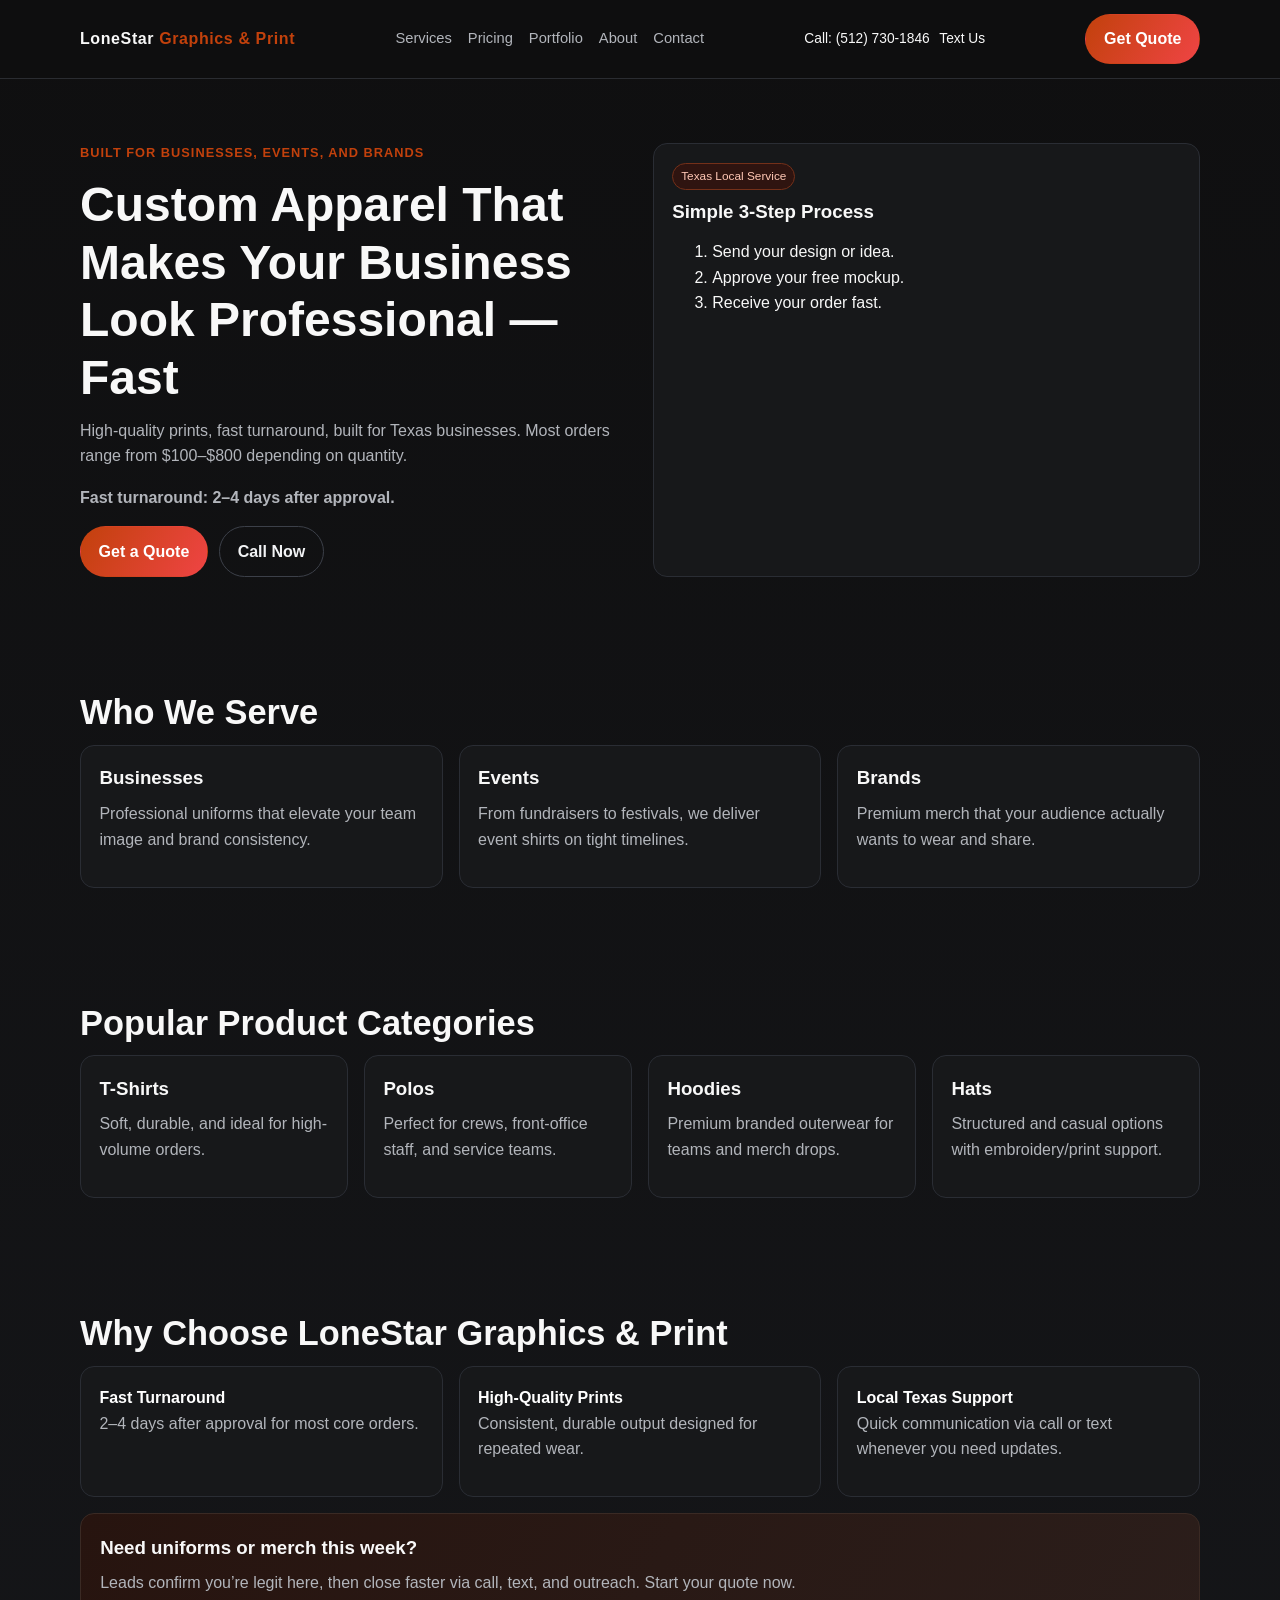
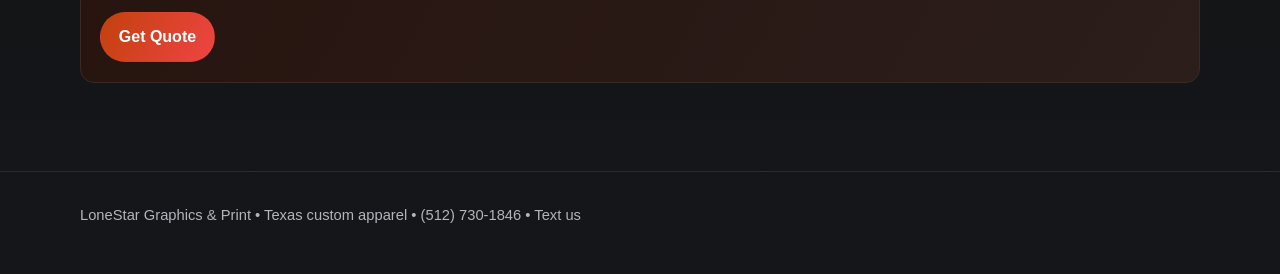
<file: index.html>
<!doctype html>
<html lang="en">
<head>
  <meta charset="UTF-8" />
  <meta name="viewport" content="width=device-width, initial-scale=1.0" />
  <title>LoneStar Graphics & Print | Texas Custom Apparel</title>
  <meta name="description" content="Texas custom apparel for businesses, events, and brands. Fast 2–4 day turnaround on custom shirts, hoodies, polos, and hats." />
  <meta name="keywords" content="Texas custom apparel, custom shirts near me, business uniforms Texas, custom print shop" />
  <link rel="stylesheet" href="styles.css" />
</head>
<body>
<header class="site-header">
  <div class="container nav-wrap">
    <a href="index.html" class="logo">LoneStar <span>Graphics & Print</span></a>
    <nav class="nav-links">
      <a href="services.html">Services</a>
      <a href="pricing.html">Pricing</a>
      <a href="portfolio.html">Portfolio</a>
      <a href="about.html">About</a>
      <a href="contact.html">Contact</a>
    </nav>
    <div class="phone-links">
      <a href="tel:+15127301846">Call: (512) 730-1846</a>
      <a href="sms:+15127301846">Text Us</a>
    </div>
    <a class="btn btn-primary" href="quote.html">Get Quote</a>
  </div>
</header>
<main>
  <section class="hero">
    <div class="container hero-grid">
      <div>
        <p class="kicker">Built for businesses, events, and brands</p>
        <h1>Custom Apparel That Makes Your Business Look Professional — Fast</h1>
        <p>High-quality prints, fast turnaround, built for Texas businesses. Most orders range from $100–$800 depending on quantity.</p>
        <p><strong>Fast turnaround: 2–4 days after approval.</strong></p>
        <div style="display:flex; gap:.7rem; flex-wrap:wrap; margin-top:1rem;">
          <a class="btn btn-primary" href="quote.html">Get a Quote</a>
          <a class="btn btn-outline" href="tel:+15127301846">Call Now</a>
        </div>
      </div>
      <div class="card">
        <span class="badge">Texas Local Service</span>
        <h3>Simple 3-Step Process</h3>
        <ol>
          <li>Send your design or idea.</li>
          <li>Approve your free mockup.</li>
          <li>Receive your order fast.</li>
        </ol>
      </div>
    </div>
  </section>

  <section>
    <div class="container">
      <h2>Who We Serve</h2>
      <div class="card-grid cols-3">
        <article class="card"><h3>Businesses</h3><p>Professional uniforms that elevate your team image and brand consistency.</p></article>
        <article class="card"><h3>Events</h3><p>From fundraisers to festivals, we deliver event shirts on tight timelines.</p></article>
        <article class="card"><h3>Brands</h3><p>Premium merch that your audience actually wants to wear and share.</p></article>
      </div>
    </div>
  </section>

  <section>
    <div class="container">
      <h2>Popular Product Categories</h2>
      <div class="card-grid cols-4">
        <article class="card"><h3>T-Shirts</h3><p>Soft, durable, and ideal for high-volume orders.</p></article>
        <article class="card"><h3>Polos</h3><p>Perfect for crews, front-office staff, and service teams.</p></article>
        <article class="card"><h3>Hoodies</h3><p>Premium branded outerwear for teams and merch drops.</p></article>
        <article class="card"><h3>Hats</h3><p>Structured and casual options with embroidery/print support.</p></article>
      </div>
    </div>
  </section>

  <section>
    <div class="container">
      <h2>Why Choose LoneStar Graphics & Print</h2>
      <div class="card-grid cols-3">
        <article class="card"><strong>Fast Turnaround</strong><p>2–4 days after approval for most core orders.</p></article>
        <article class="card"><strong>High-Quality Prints</strong><p>Consistent, durable output designed for repeated wear.</p></article>
        <article class="card"><strong>Local Texas Support</strong><p>Quick communication via call or text whenever you need updates.</p></article>
      </div>
      <div class="cta-band" style="margin-top:1rem;">
        <h3>Need uniforms or merch this week?</h3>
        <p>Leads confirm you’re legit here, then close faster via call, text, and outreach. Start your quote now.</p>
        <a class="btn btn-primary" href="quote.html">Get Quote</a>
      </div>
    </div>
  </section>
</main>
<footer>
  <div class="container">
    <p>LoneStar Graphics & Print • Texas custom apparel • <a href="tel:+15127301846">(512) 730-1846</a> • <a href="sms:+15127301846">Text us</a></p>
  </div>
</footer>
</body>
</html>
</file>
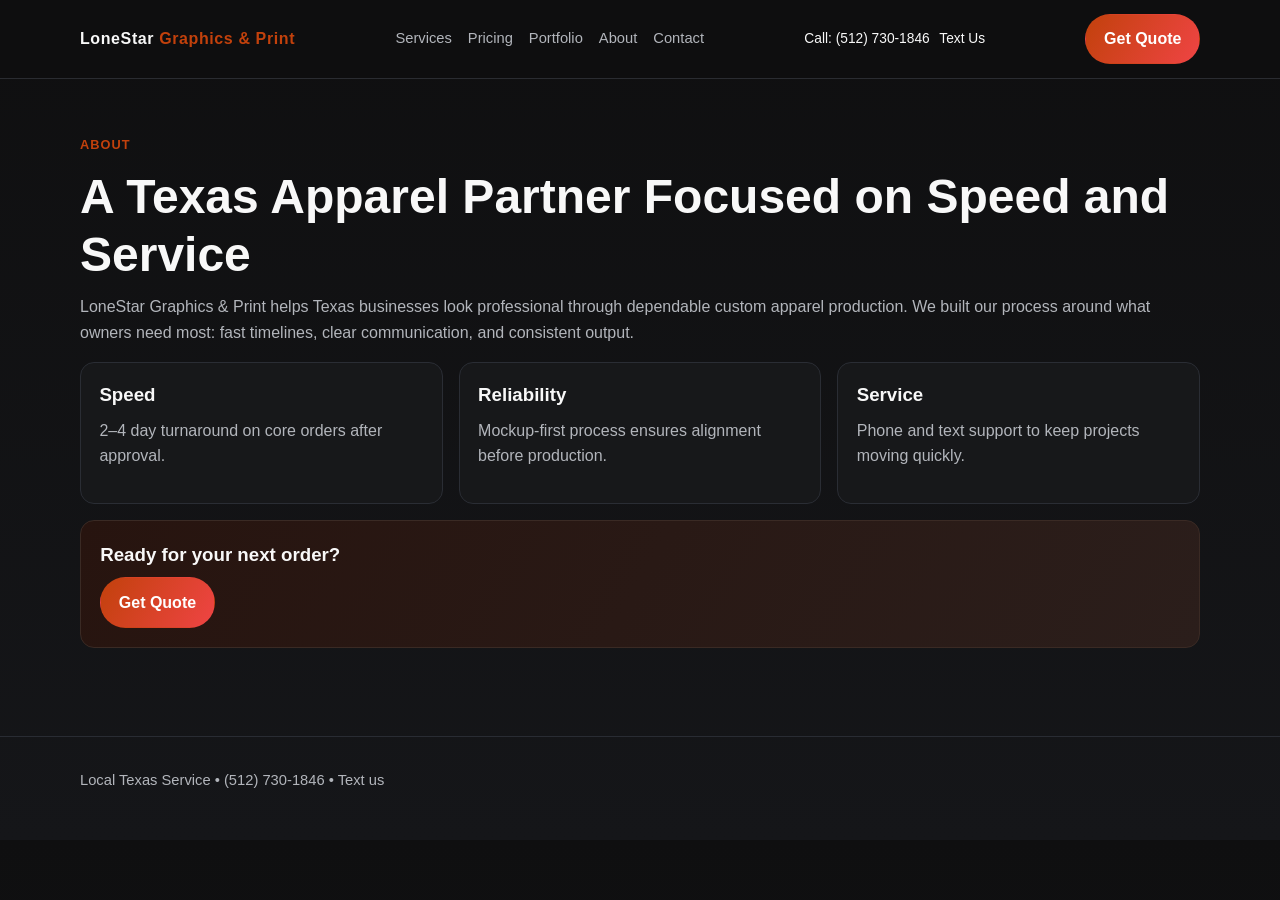
<file: about.html>
<!doctype html>
<html lang="en"><head>
<meta charset="UTF-8" /><meta name="viewport" content="width=device-width, initial-scale=1.0" />
<title>About | LoneStar Graphics & Print</title>
<link rel="stylesheet" href="styles.css" />
</head><body>
<header class="site-header"><div class="container nav-wrap"><a href="index.html" class="logo">LoneStar <span>Graphics & Print</span></a><nav class="nav-links"><a href="services.html">Services</a><a href="pricing.html">Pricing</a><a href="portfolio.html">Portfolio</a><a href="about.html">About</a><a href="contact.html">Contact</a></nav><div class="phone-links"><a href="tel:+15127301846">Call: (512) 730-1846</a><a href="sms:+15127301846">Text Us</a></div><a class="btn btn-primary" href="quote.html">Get Quote</a></div></header>
<main><section><div class="container"><p class="kicker">About</p><h1>A Texas Apparel Partner Focused on Speed and Service</h1><p>LoneStar Graphics & Print helps Texas businesses look professional through dependable custom apparel production. We built our process around what owners need most: fast timelines, clear communication, and consistent output.</p><div class="card-grid cols-3"><article class="card"><h3>Speed</h3><p>2–4 day turnaround on core orders after approval.</p></article><article class="card"><h3>Reliability</h3><p>Mockup-first process ensures alignment before production.</p></article><article class="card"><h3>Service</h3><p>Phone and text support to keep projects moving quickly.</p></article></div><div class="cta-band" style="margin-top:1rem;"><h3>Ready for your next order?</h3><a class="btn btn-primary" href="quote.html">Get Quote</a></div></div></section></main>
<footer><div class="container"><p>Local Texas Service • <a href="tel:+15127301846">(512) 730-1846</a> • <a href="sms:+15127301846">Text us</a></p></div></footer>
</body></html>
</file>
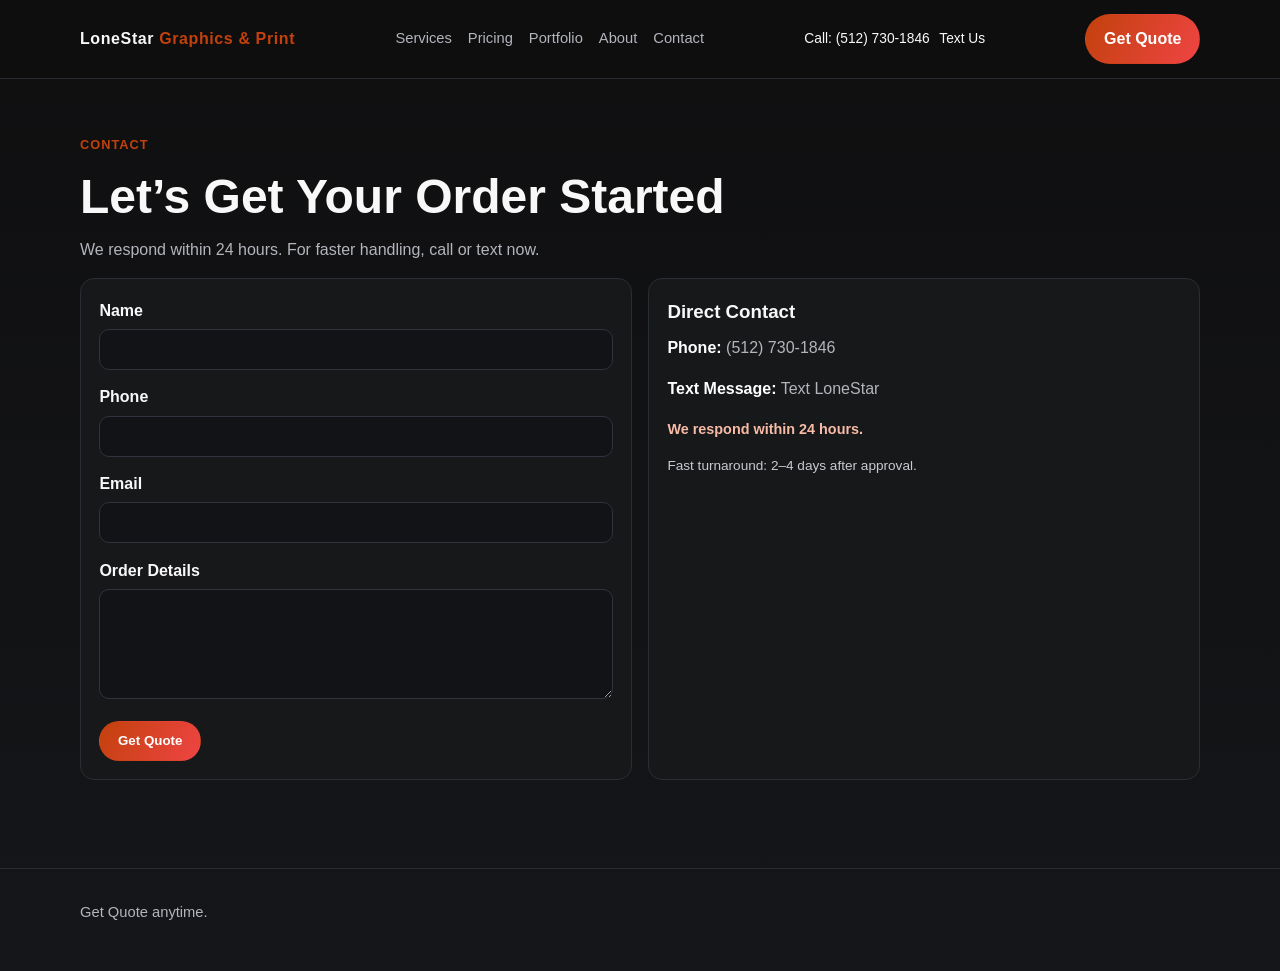
<file: contact.html>
<!doctype html>
<html lang="en"><head>
<meta charset="UTF-8" /><meta name="viewport" content="width=device-width, initial-scale=1.0" />
<title>Contact | LoneStar Graphics & Print</title>
<link rel="stylesheet" href="styles.css" />
</head><body>
<header class="site-header"><div class="container nav-wrap"><a href="index.html" class="logo">LoneStar <span>Graphics & Print</span></a><nav class="nav-links"><a href="services.html">Services</a><a href="pricing.html">Pricing</a><a href="portfolio.html">Portfolio</a><a href="about.html">About</a><a href="contact.html">Contact</a></nav><div class="phone-links"><a href="tel:+15127301846">Call: (512) 730-1846</a><a href="sms:+15127301846">Text Us</a></div><a class="btn btn-primary" href="quote.html">Get Quote</a></div></header>
<main><section><div class="container"><p class="kicker">Contact</p><h1>Let’s Get Your Order Started</h1><p>We respond within 24 hours. For faster handling, call or text now.</p><div class="card-grid cols-2"><form class="card"><div class="field"><label>Name</label><input type="text" required /></div><div class="field"><label>Phone</label><input type="tel" required /></div><div class="field"><label>Email</label><input type="email" required /></div><div class="field"><label>Order Details</label><textarea></textarea></div><button class="btn btn-primary" type="submit">Get Quote</button></form><div class="card"><h3>Direct Contact</h3><p><strong>Phone:</strong> <a href="tel:+15127301846">(512) 730-1846</a></p><p><strong>Text Message:</strong> <a href="sms:+15127301846">Text LoneStar</a></p><p class="trust">We respond within 24 hours.</p><p class="small-note">Fast turnaround: 2–4 days after approval.</p></div></div></div></section></main>
<footer><div class="container"><p><a href="quote.html">Get Quote</a> anytime.</p></div></footer>
</body></html>
</file>
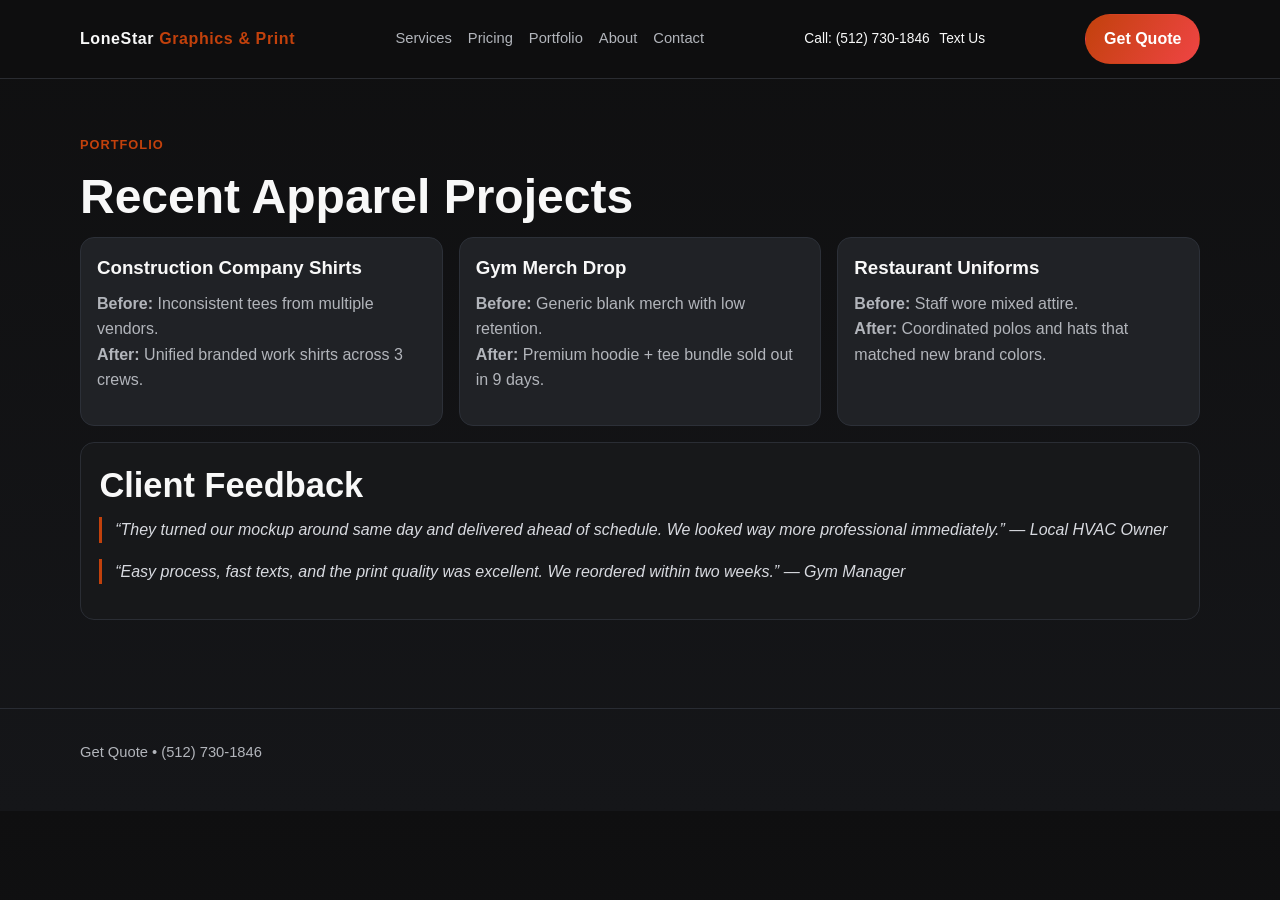
<file: portfolio.html>
<!doctype html>
<html lang="en"><head>
<meta charset="UTF-8" /><meta name="viewport" content="width=device-width, initial-scale=1.0" />
<title>Portfolio | LoneStar Graphics & Print</title>
<link rel="stylesheet" href="styles.css" />
</head><body>
<header class="site-header"><div class="container nav-wrap"><a href="index.html" class="logo">LoneStar <span>Graphics & Print</span></a><nav class="nav-links"><a href="services.html">Services</a><a href="pricing.html">Pricing</a><a href="portfolio.html">Portfolio</a><a href="about.html">About</a><a href="contact.html">Contact</a></nav><div class="phone-links"><a href="tel:+15127301846">Call: (512) 730-1846</a><a href="sms:+15127301846">Text Us</a></div><a class="btn btn-primary" href="quote.html">Get Quote</a></div></header>
<main><section><div class="container"><p class="kicker">Portfolio</p><h1>Recent Apparel Projects</h1><div class="card-grid cols-3">
<article class="portfolio-item"><h3>Construction Company Shirts</h3><p><strong>Before:</strong> Inconsistent tees from multiple vendors.<br><strong>After:</strong> Unified branded work shirts across 3 crews.</p></article>
<article class="portfolio-item"><h3>Gym Merch Drop</h3><p><strong>Before:</strong> Generic blank merch with low retention.<br><strong>After:</strong> Premium hoodie + tee bundle sold out in 9 days.</p></article>
<article class="portfolio-item"><h3>Restaurant Uniforms</h3><p><strong>Before:</strong> Staff wore mixed attire.<br><strong>After:</strong> Coordinated polos and hats that matched new brand colors.</p></article>
</div>
<div class="card" style="margin-top:1rem;"><h2>Client Feedback</h2><p class="testimonial">“They turned our mockup around same day and delivered ahead of schedule. We looked way more professional immediately.” — Local HVAC Owner</p><p class="testimonial">“Easy process, fast texts, and the print quality was excellent. We reordered within two weeks.” — Gym Manager</p></div>
</div></section></main>
<footer><div class="container"><p><a href="quote.html">Get Quote</a> • <a href="tel:+15127301846">(512) 730-1846</a></p></div></footer>
</body></html>
</file>
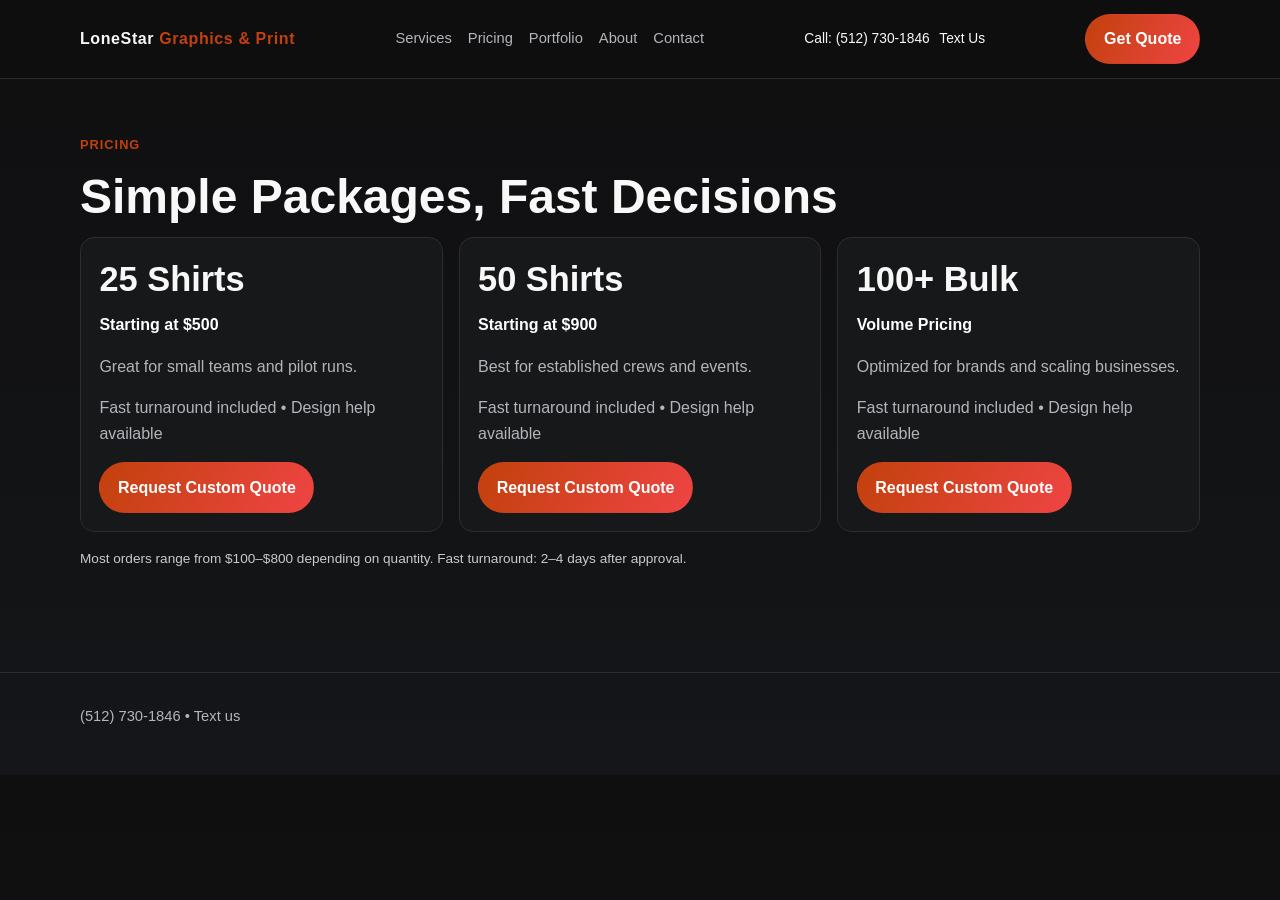
<file: pricing.html>
<!doctype html>
<html lang="en"><head>
<meta charset="UTF-8" /><meta name="viewport" content="width=device-width, initial-scale=1.0" />
<title>Pricing | LoneStar Graphics & Print</title>
<meta name="description" content="Simple custom apparel pricing packages with fast turnaround and design support." />
<link rel="stylesheet" href="styles.css" />
</head><body>
<header class="site-header"><div class="container nav-wrap"><a href="index.html" class="logo">LoneStar <span>Graphics & Print</span></a><nav class="nav-links"><a href="services.html">Services</a><a href="pricing.html">Pricing</a><a href="portfolio.html">Portfolio</a><a href="about.html">About</a><a href="contact.html">Contact</a></nav><div class="phone-links"><a href="tel:+15127301846">Call: (512) 730-1846</a><a href="sms:+15127301846">Text Us</a></div><a class="btn btn-primary" href="quote.html">Get Quote</a></div></header>
<main><section><div class="container"><p class="kicker">Pricing</p><h1>Simple Packages, Fast Decisions</h1><div class="card-grid cols-3">
<article class="card"><h2>25 Shirts</h2><p><strong>Starting at $500</strong></p><p>Great for small teams and pilot runs.</p><p>Fast turnaround included • Design help available</p><a class="btn btn-primary" href="quote.html">Request Custom Quote</a></article>
<article class="card"><h2>50 Shirts</h2><p><strong>Starting at $900</strong></p><p>Best for established crews and events.</p><p>Fast turnaround included • Design help available</p><a class="btn btn-primary" href="quote.html">Request Custom Quote</a></article>
<article class="card"><h2>100+ Bulk</h2><p><strong>Volume Pricing</strong></p><p>Optimized for brands and scaling businesses.</p><p>Fast turnaround included • Design help available</p><a class="btn btn-primary" href="quote.html">Request Custom Quote</a></article>
</div><p class="small-note" style="margin-top:1rem;">Most orders range from $100–$800 depending on quantity. Fast turnaround: 2–4 days after approval.</p></div></section></main>
<footer><div class="container"><p><a href="tel:+15127301846">(512) 730-1846</a> • <a href="sms:+15127301846">Text us</a></p></div></footer>
</body></html>
</file>
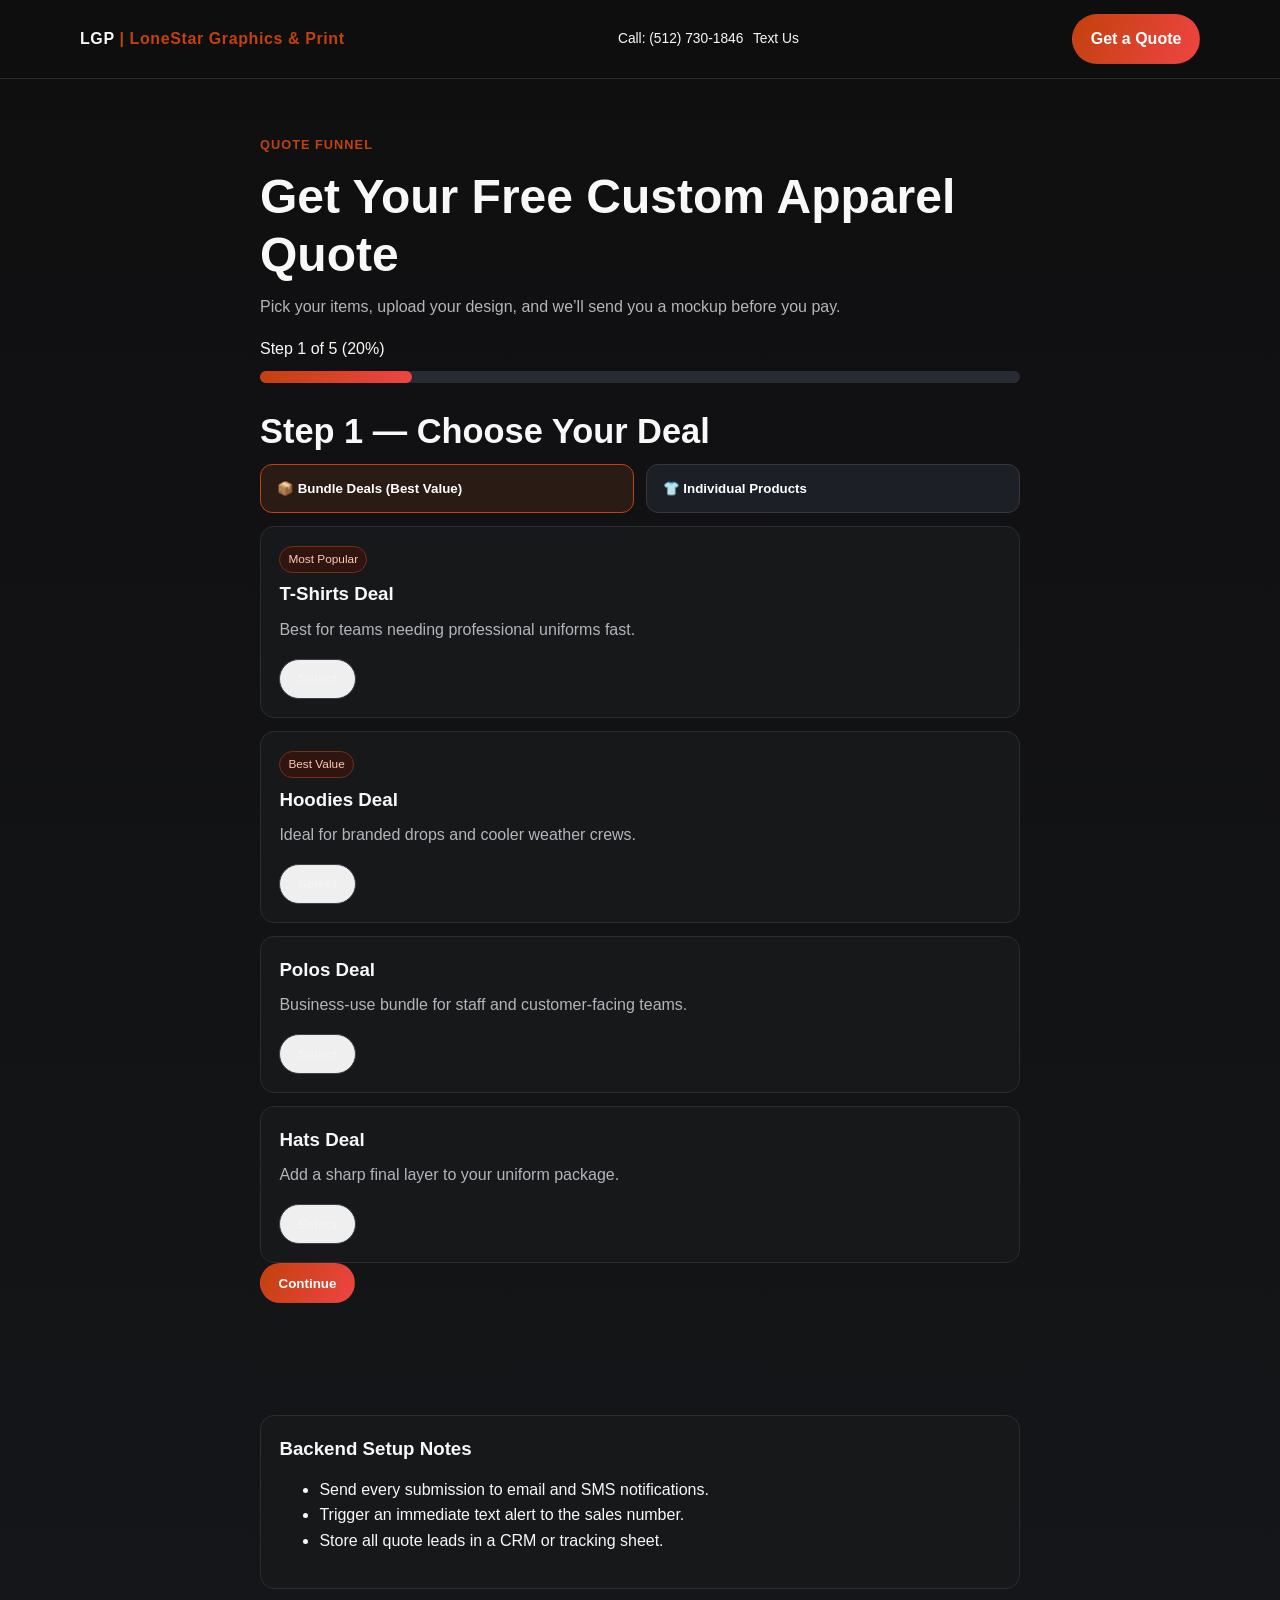
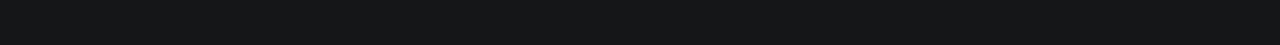
<file: quote.html>
<!doctype html>
<html lang="en"><head>
<meta charset="UTF-8" /><meta name="viewport" content="width=device-width, initial-scale=1.0" />
<title>Get a Quote | LoneStar Graphics & Print</title>
<meta name="description" content="Multi-step quote funnel for custom apparel orders in Texas." />
<link rel="stylesheet" href="styles.css" />
</head><body>
<header class="site-header"><div class="container nav-wrap"><a href="index.html" class="logo">LGP <span>| LoneStar Graphics & Print</span></a><div class="phone-links"><a href="tel:+15127301846">Call: (512) 730-1846</a><a href="sms:+15127301846">Text Us</a></div><a class="btn btn-primary" href="#quote-funnel">Get a Quote</a></div></header>
<main><section id="quote-funnel"><div class="container funnel"><p class="kicker">Quote Funnel</p><h1>Get Your Free Custom Apparel Quote</h1><p>Pick your items, upload your design, and we’ll send you a mockup before you pay.</p><div class="progress-wrap"><div id="progressText">Step 1 of 5 (20%)</div><progress id="progressBar" max="100" value="20"></progress></div>
<form id="funnelForm" action="thank-you.html">
<div class="step active" data-step="1">
  <h2>Step 1 — Choose Your Deal</h2>
  <div class="inline" style="margin-bottom:.8rem;"><button class="option-btn selected mode-btn" data-mode="bundle" type="button">📦 Bundle Deals (Best Value)</button><button class="option-btn mode-btn" data-mode="individual" type="button">👕 Individual Products</button></div>
  <div id="bundleMode" class="option-grid">
    <div class="card"><span class="badge">Most Popular</span><h3>T-Shirts Deal</h3><p>Best for teams needing professional uniforms fast.</p><button type="button" class="btn btn-outline">Select</button></div>
    <div class="card"><span class="badge">Best Value</span><h3>Hoodies Deal</h3><p>Ideal for branded drops and cooler weather crews.</p><button type="button" class="btn btn-outline">Select</button></div>
    <div class="card"><h3>Polos Deal</h3><p>Business-use bundle for staff and customer-facing teams.</p><button type="button" class="btn btn-outline">Select</button></div>
    <div class="card"><h3>Hats Deal</h3><p>Add a sharp final layer to your uniform package.</p><button type="button" class="btn btn-outline">Select</button></div>
  </div>
  <div id="individualMode" class="card" style="display:none; margin-top:.8rem;">
    <div id="productList"></div>
    <button type="button" class="btn btn-outline" id="addItem">+ Add another item</button>
    <p class="small-note">Minimum order is 5 pieces — we’ll help you get there.</p>
  </div>
  <button type="button" class="btn btn-primary next-btn">Continue</button>
</div>
<div class="step" data-step="2">
  <h2>Step 2 — Contact Info</h2>
  <div class="field"><label>Full Name</label><input required name="name" type="text" /></div>
  <div class="field"><label>Email</label><input required name="email" type="email" /></div>
  <div class="field"><label>Phone</label><input required name="phone" type="tel" /></div>
  <div class="field"><label><input type="checkbox" name="sms_optin" /> I agree to receive SMS updates about my quote</label></div>
  <p class="trust">We respond within 24 hours.</p>
  <button type="button" class="btn btn-outline prev-btn">Back</button>
  <button type="button" class="btn btn-primary next-btn">Continue</button>
</div>
<div class="step" data-step="3">
  <h2>Step 3 — Colors</h2>
  <p>Choose one or more colors.</p>
  <div class="card-grid cols-3">
    <label class="card"><input type="checkbox" name="colors" value="Black"/> Black</label>
    <label class="card"><input type="checkbox" name="colors" value="White"/> White</label>
    <label class="card"><input type="checkbox" name="colors" value="Grey"/> Grey</label>
    <label class="card"><input type="checkbox" name="colors" value="Navy"/> Navy</label>
    <label class="card"><input type="checkbox" name="colors" value="Red"/> Red</label>
    <label class="card"><input type="checkbox" name="colors" value="Safety Green"/> Safety Green</label>
  </div>
  <button type="button" class="btn btn-outline prev-btn">Back</button>
  <button type="button" class="btn btn-primary next-btn">Continue</button>
</div>
<div class="step" data-step="4">
  <h2>Step 4 — Design</h2>
  <p>Do you have a logo?</p>
  <div class="inline"><button type="button" class="option-btn logo-btn selected" data-logo="yes">Yes, I have one</button><button type="button" class="option-btn logo-btn" data-logo="no">No, I need one</button></div>
  <div id="logoYes" class="card" style="margin-top:.8rem;"><div class="field"><label>Upload logo</label><input type="file" /><p class="small-note">Drag & drop or browse.</p></div><div class="field"><label>Placement notes (optional)</label><textarea placeholder="Add any placement details or instructions"></textarea></div></div>
  <div id="logoNo" class="card" style="margin-top:.8rem; display:none;"><div class="field"><label>Company Name</label><input type="text" /></div><div class="field"><label>Design description (optional)</label><textarea></textarea></div></div>
  <p><strong>We’ll send you a free mockup before you pay.</strong></p>
  <button type="button" class="btn btn-outline prev-btn">Back</button>
  <button type="button" class="btn btn-primary next-btn">Continue</button>
</div>
<div class="step" data-step="5">
  <h2>Step 5 — Sizes</h2>
  <label class="field"><input id="noSizes" type="checkbox" /> I don’t have sizes yet</label>
  <div id="sizesWrap" class="card-grid cols-3">
    <div class="field"><label>S</label><input type="number" min="0" /></div>
    <div class="field"><label>M</label><input type="number" min="0" /></div>
    <div class="field"><label>L</label><input type="number" min="0" /></div>
    <div class="field"><label>XL</label><input type="number" min="0" /></div>
    <div class="field"><label>2XL (+$3)</label><input type="number" min="0" /></div>
    <div class="field"><label>3XL (+$3)</label><input type="number" min="0" /></div>
  </div>
  <p class="small-note">Fast turnaround: 2–4 days after approval • Built for businesses, events, and brands.</p>
  <button type="button" class="btn btn-outline prev-btn">Back</button>
  <button type="submit" class="btn btn-primary">Submit Quote Request</button>
</div>
</form></div></section>
<section><div class="container funnel"><div class="card"><h3>Backend Setup Notes</h3><ul><li>Send every submission to email and SMS notifications.</li><li>Trigger an immediate text alert to the sales number.</li><li>Store all quote leads in a CRM or tracking sheet.</li></ul></div></div></section></main>
<script src="script.js"></script>
</body></html>
</file>
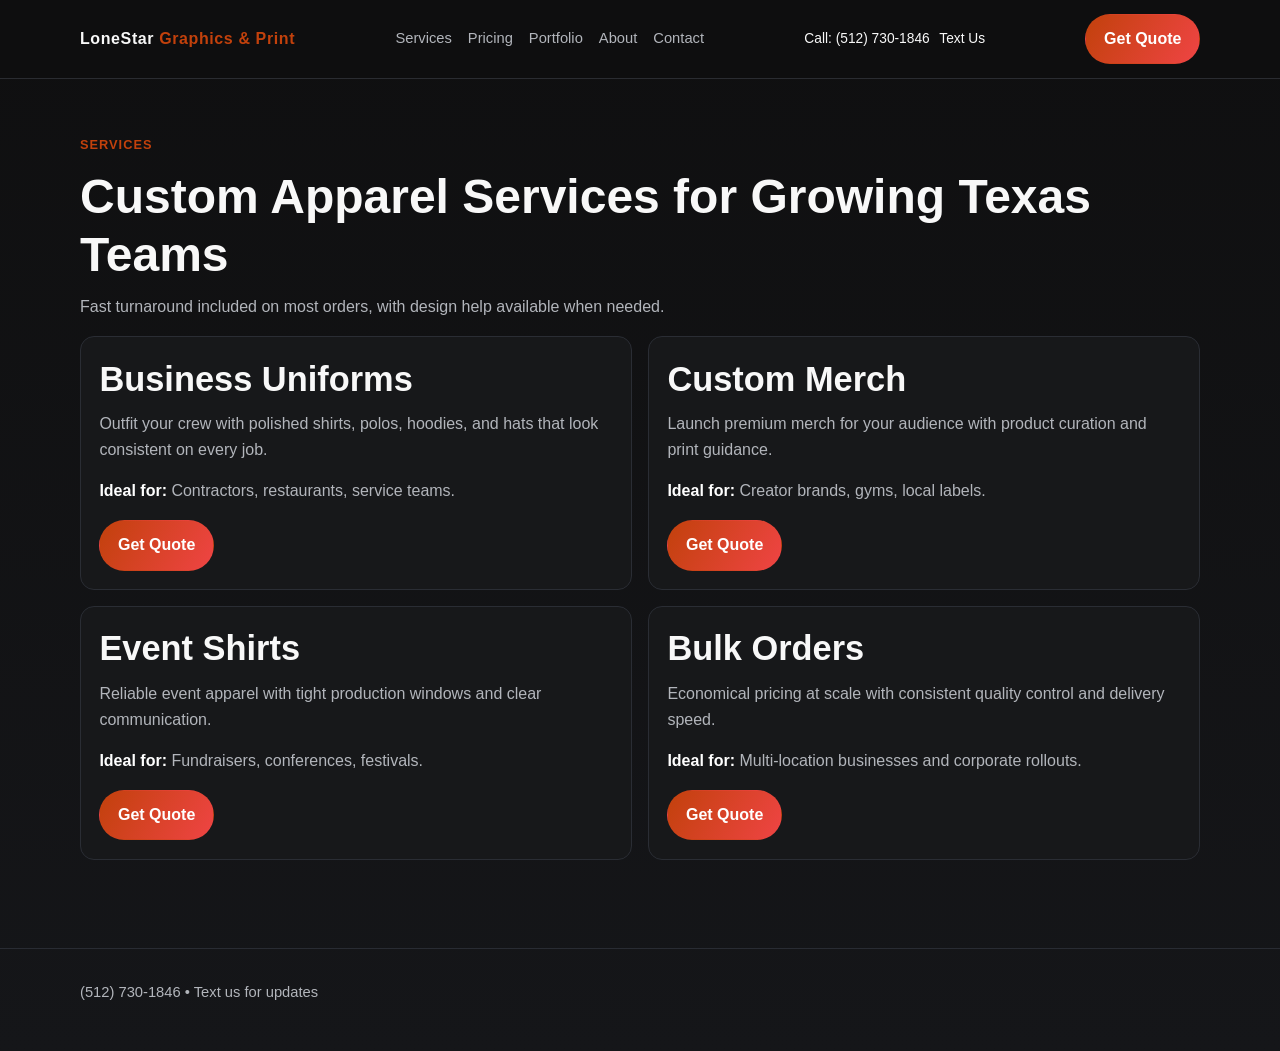
<file: services.html>
<!doctype html>
<html lang="en"><head>
<meta charset="UTF-8" /><meta name="viewport" content="width=device-width, initial-scale=1.0" />
<title>Services | LoneStar Graphics & Print</title>
<meta name="description" content="Business uniforms, custom merch, event shirts, and bulk orders with fast Texas turnaround." />
<link rel="stylesheet" href="styles.css" />
</head><body>
<header class="site-header"><div class="container nav-wrap"><a href="index.html" class="logo">LoneStar <span>Graphics & Print</span></a><nav class="nav-links"><a href="services.html">Services</a><a href="pricing.html">Pricing</a><a href="portfolio.html">Portfolio</a><a href="about.html">About</a><a href="contact.html">Contact</a></nav><div class="phone-links"><a href="tel:+15127301846">Call: (512) 730-1846</a><a href="sms:+15127301846">Text Us</a></div><a class="btn btn-primary" href="quote.html">Get Quote</a></div></header>
<main><section><div class="container"><p class="kicker">Services</p><h1>Custom Apparel Services for Growing Texas Teams</h1><p>Fast turnaround included on most orders, with design help available when needed.</p>
<div class="card-grid cols-2">
<article class="card"><h2>Business Uniforms</h2><p>Outfit your crew with polished shirts, polos, hoodies, and hats that look consistent on every job.</p><p><strong>Ideal for:</strong> Contractors, restaurants, service teams.</p><a class="btn btn-primary" href="quote.html">Get Quote</a></article>
<article class="card"><h2>Custom Merch</h2><p>Launch premium merch for your audience with product curation and print guidance.</p><p><strong>Ideal for:</strong> Creator brands, gyms, local labels.</p><a class="btn btn-primary" href="quote.html">Get Quote</a></article>
<article class="card"><h2>Event Shirts</h2><p>Reliable event apparel with tight production windows and clear communication.</p><p><strong>Ideal for:</strong> Fundraisers, conferences, festivals.</p><a class="btn btn-primary" href="quote.html">Get Quote</a></article>
<article class="card"><h2>Bulk Orders</h2><p>Economical pricing at scale with consistent quality control and delivery speed.</p><p><strong>Ideal for:</strong> Multi-location businesses and corporate rollouts.</p><a class="btn btn-primary" href="quote.html">Get Quote</a></article>
</div></div></section></main>
<footer><div class="container"><p><a href="tel:+15127301846">(512) 730-1846</a> • <a href="sms:+15127301846">Text us for updates</a></p></div></footer>
</body></html>
</file>
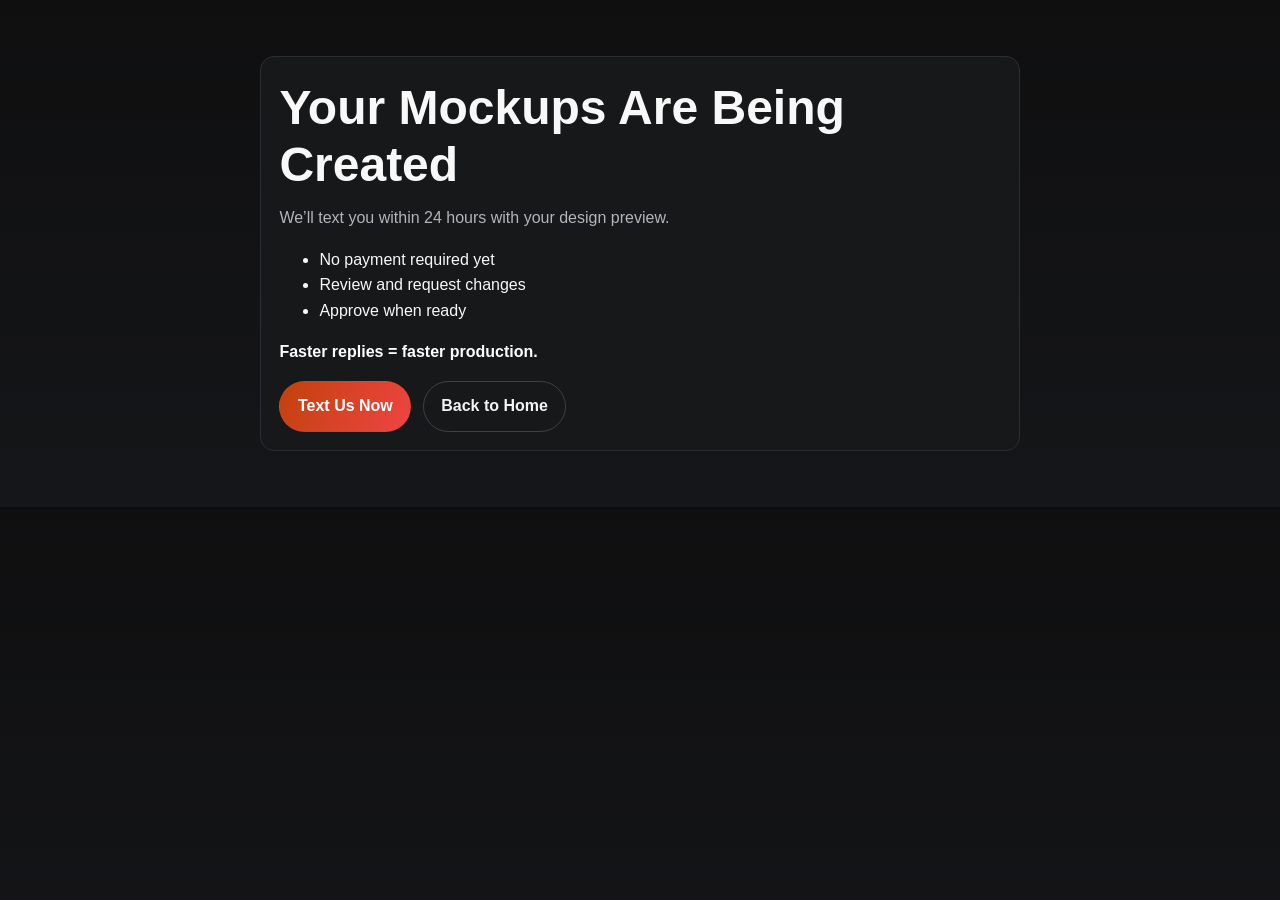
<file: thank-you.html>
<!doctype html>
<html lang="en"><head>
<meta charset="UTF-8" /><meta name="viewport" content="width=device-width, initial-scale=1.0" />
<title>Quote Received | LoneStar Graphics & Print</title>
<link rel="stylesheet" href="styles.css" />
</head><body>
<main><section><div class="container funnel"><div class="card">
<h1>Your Mockups Are Being Created</h1>
<p>We’ll text you within 24 hours with your design preview.</p>
<ul>
<li>No payment required yet</li>
<li>Review and request changes</li>
<li>Approve when ready</li>
</ul>
<p><strong>Faster replies = faster production.</strong></p>
<div style="display:flex;gap:.7rem;flex-wrap:wrap;"><a class="btn btn-primary" href="sms:+15127301846">Text Us Now</a><a class="btn btn-outline" href="index.html">Back to Home</a></div>
</div></div></section></main>
</body></html>
</file>
<file: styles.css>
:root {
  --bg: #0f0f10;
  --surface: #17181a;
  --surface-2: #202226;
  --text: #f8f8f8;
  --muted: #b2b5bb;
  --accent: #c2410c;
  --accent-2: #ef4444;
  --radius: 14px;
  --maxw: 1120px;
}

* { box-sizing: border-box; }
body {
  margin: 0;
  font-family: Inter, -apple-system, BlinkMacSystemFont, "Segoe UI", Roboto, sans-serif;
  background: linear-gradient(180deg, #0f0f10 0%, #151619 100%);
  color: var(--text);
  line-height: 1.6;
}
img { max-width: 100%; border-radius: 10px; }
a { color: inherit; text-decoration: none; }

.container {
  width: min(100% - 2rem, var(--maxw));
  margin-inline: auto;
}

.site-header {
  position: sticky;
  top: 0;
  z-index: 999;
  background: rgba(15, 15, 16, 0.9);
  backdrop-filter: blur(10px);
  border-bottom: 1px solid #2a2c31;
}

.nav-wrap {
  display: flex;
  justify-content: space-between;
  align-items: center;
  padding: 0.85rem 0;
  gap: 1rem;
}

.logo {
  font-weight: 800;
  letter-spacing: 0.6px;
}
.logo span { color: var(--accent); }

.nav-links {
  display: none;
  gap: 1rem;
  color: var(--muted);
  font-size: 0.92rem;
}

.phone-links {
  display: none;
  gap: 0.6rem;
  align-items: center;
  font-size: 0.86rem;
}

.btn {
  display: inline-flex;
  align-items: center;
  justify-content: center;
  border-radius: 999px;
  border: 1px solid transparent;
  padding: 0.72rem 1.1rem;
  font-weight: 700;
  transition: 0.2s ease;
  cursor: pointer;
}
.btn-primary {
  background: linear-gradient(120deg, var(--accent), var(--accent-2));
  color: white;
}
.btn-primary:hover { transform: translateY(-1px); opacity: 0.94; }
.btn-outline {
  border-color: #3c4049;
  color: #f2f3f5;
}
.btn-outline:hover { background: #272a31; }

main section { padding: 3.5rem 0; }
.hero {
  padding-top: 4rem;
}
.hero-grid {
  display: grid;
  gap: 1.6rem;
}
.kicker {
  color: var(--accent);
  font-weight: 700;
  text-transform: uppercase;
  letter-spacing: 1px;
  font-size: 0.8rem;
}
h1, h2, h3 { line-height: 1.2; margin: 0.2rem 0 0.7rem; }
h1 { font-size: clamp(1.9rem, 7vw, 3rem); }
h2 { font-size: clamp(1.5rem, 4.5vw, 2.15rem); }
p { margin-top: 0; color: var(--muted); }

.card-grid {
  display: grid;
  grid-template-columns: 1fr;
  gap: 1rem;
}
.card {
  background: var(--surface);
  border: 1px solid #2a2d34;
  border-radius: var(--radius);
  padding: 1.15rem;
}
.card strong { color: white; }
.badge {
  display: inline-block;
  background: #2f1410;
  color: #ffc7b5;
  border: 1px solid #743019;
  padding: 0.2rem 0.5rem;
  border-radius: 999px;
  font-size: 0.74rem;
  margin-bottom: 0.45rem;
}

.cta-band {
  border: 1px solid #3a2a24;
  background: linear-gradient(120deg, #27140f, #2b1e1b);
  border-radius: var(--radius);
  padding: 1.2rem;
}

footer {
  border-top: 1px solid #292c33;
  margin-top: 2rem;
  padding: 2rem 0;
  color: var(--muted);
  font-size: 0.92rem;
}

.funnel {
  max-width: 760px;
  margin: 0 auto;
}
.progress-wrap {
  margin: 1rem 0 1.5rem;
}
progress {
  width: 100%;
  height: 12px;
  border-radius: 999px;
}
progress::-webkit-progress-bar { background: #282b32; border-radius: 999px; }
progress::-webkit-progress-value { background: linear-gradient(120deg, var(--accent), var(--accent-2)); border-radius: 999px; }

.step { display: none; }
.step.active { display: block; }

.option-grid { display: grid; gap: 0.8rem; }
.option-btn {
  width: 100%;
  text-align: left;
  padding: 1rem;
  border-radius: 12px;
  border: 1px solid #333741;
  background: #1c1f25;
  color: #fff;
  font-weight: 600;
}
.option-btn.selected { border-color: var(--accent); background: #2b1b15; }

.field { margin-bottom: 0.9rem; }
label { display: block; margin-bottom: 0.35rem; font-weight: 600; }
input, textarea, select {
  width: 100%;
  background: #121317;
  border: 1px solid #2f333d;
  color: #fff;
  padding: 0.75rem;
  border-radius: 10px;
}
textarea { min-height: 110px; }
.inline {
  display: grid;
  grid-template-columns: 1fr 1fr;
  gap: 0.7rem;
}

.small-note { font-size: 0.85rem; color: #c8cad0; }
.trust { color: #f8bba6; font-weight: 600; font-size: 0.9rem; }

.portfolio-item {
  background: var(--surface-2);
  border: 1px solid #2c3038;
  padding: 1rem;
  border-radius: var(--radius);
}
.testimonial {
  font-style: italic;
  color: #d8dae0;
  border-left: 3px solid var(--accent);
  padding-left: 0.8rem;
}

@media (min-width: 760px) {
  .nav-links, .phone-links { display: flex; }
  .hero-grid,
  .card-grid.cols-2,
  .card-grid.cols-3,
  .card-grid.cols-4 { grid-template-columns: repeat(2, minmax(0, 1fr)); }
  .card-grid.cols-3 { grid-template-columns: repeat(3, minmax(0, 1fr)); }
  .card-grid.cols-4 { grid-template-columns: repeat(4, minmax(0, 1fr)); }
}
</file>
